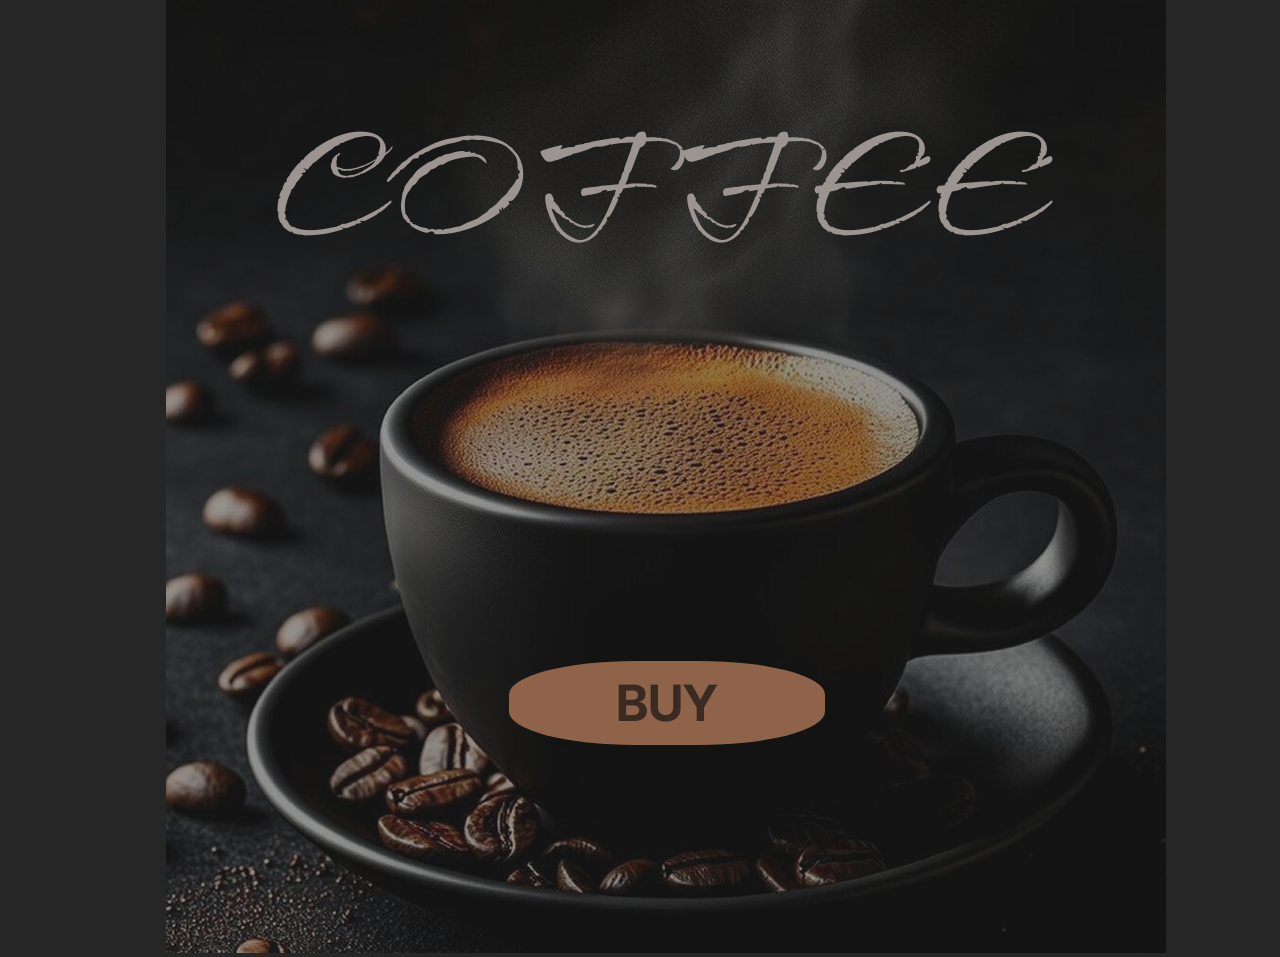
<file: index.html>
<!doctype html>
<html lang="en">
  <head>
    <meta charset="UTF-8" />
    <meta name="viewport" content="width=device-width, initial-scale=1.0" />
    <title>COFFEE</title>
    <link rel="stylesheet" href="style.css" />
    <link rel="shortcut icon" href="img/bg.png" type="image/x-icon" />
    <link rel="preconnect" href="https://fonts.googleapis.com" />
    <link rel="preconnect" href="https://fonts.gstatic.com" crossorigin />
    <link
      href="https://fonts.googleapis.com/css2?family=Inter:ital,opsz,wght@0,14..32,100..900;1,14..32,100..900&family=Island+Moments&display=swap"
      rel="stylesheet"
    />
  </head>
  <body>
    <main>
      <img class="img__background" src="img/bg.png" alt="background" />
      <div class="text__container">
        <p class="text__nav text__style">COFFEE</p>
        <button class="button__nav button_style">
          <a href="main.html" class="text__button">BUY</a>
        </button>
      </div>
    </main>
  </body>
</html>
</file>
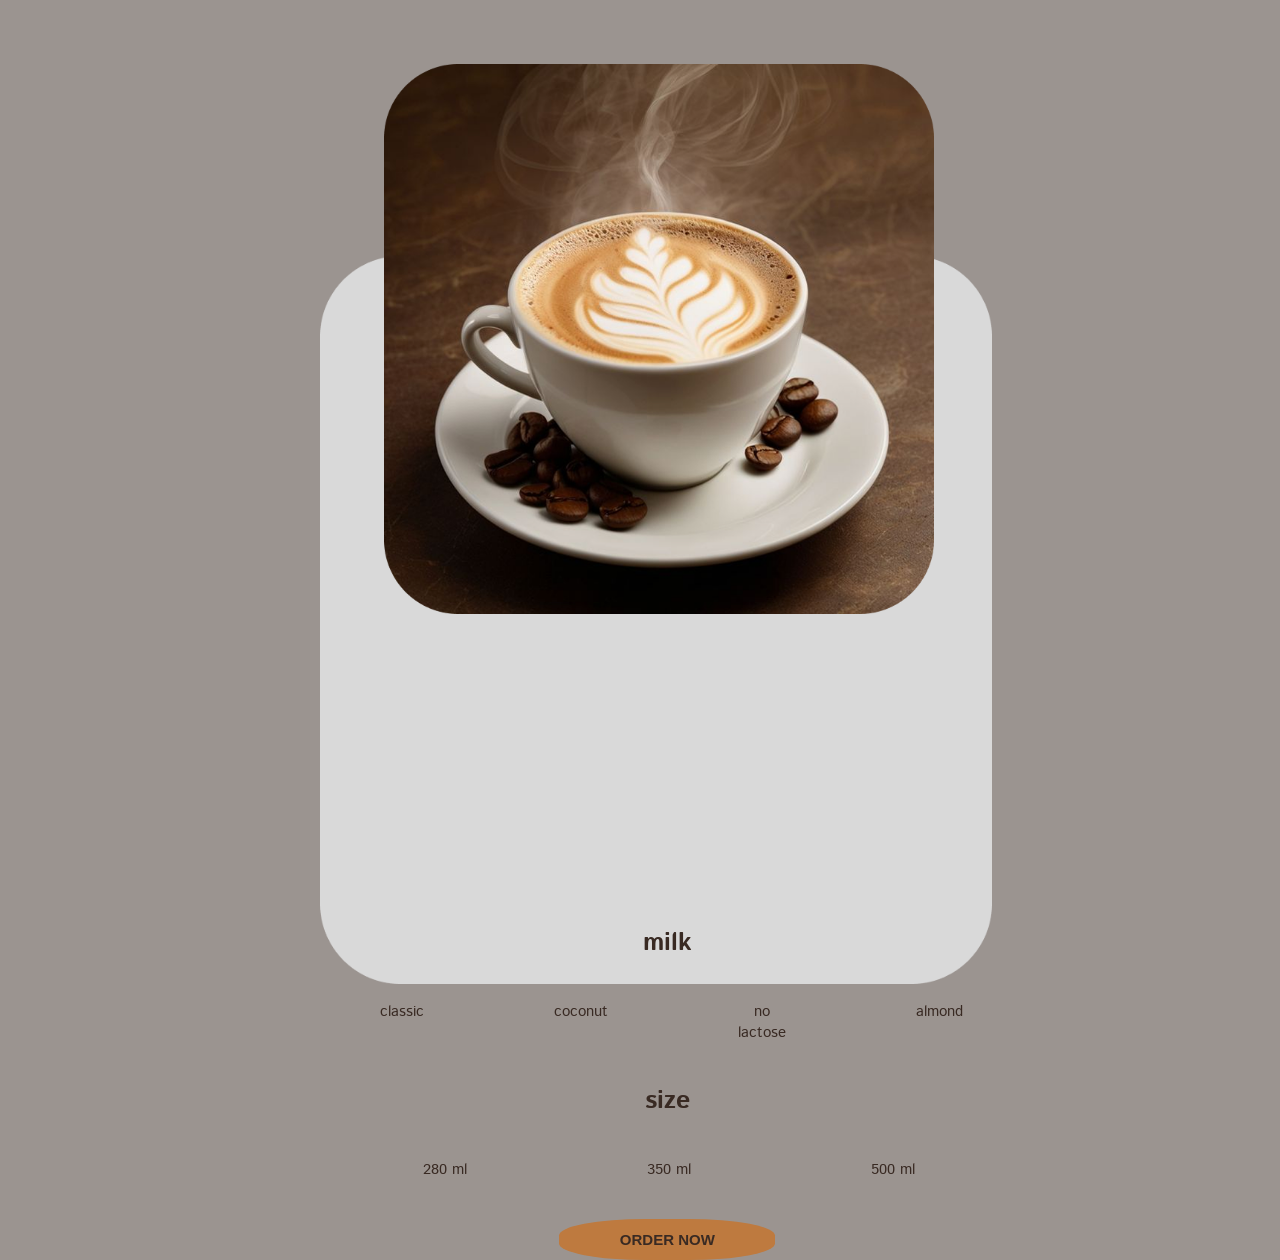
<file: cappuccino.html>
<!doctype html>
<html lang="en">
  <head>
    <meta charset="UTF-8" />
    <meta name="viewport" content="width=device-width, initial-scale=1.0" />
    <title>COFFEE</title>
    <link rel="stylesheet" href="cappuccino.css" />
    <link rel="shortcut icon" href="img/bg.png" type="image/x-icon" />
    <link rel="preconnect" href="https://fonts.googleapis.com" />
    <link rel="preconnect" href="https://fonts.gstatic.com" crossorigin />
    <link
      href="https://fonts.googleapis.com/css2?family=Istok+Web:ital,wght@0,400;0,700;1,400;1,700&family=Italianno&display=swap"
      rel="stylesheet"
    />
  </head>
  <body>
    <main class="main__container">
      <img class="main__img" src="img/cappuc.png" />
      <img class="main__bg" src="img/bgcap.png" />
      <div class="text__container">
        <p class="name__main">milk</p>
        <div class="milk__container">
          <p class="text">classic</p>
          <p class="text">coconut</p>
          <p class="text">no lactose</p>
          <p class="text">almond</p>
        </div>
        <p class="name__main">size</p>
        <div class="size__container">
          <p class="text">280 ml</p>
          <p class="text">350 ml</p>
          <p class="text">500 ml</p>
        </div>
        <button class="button__buy button__style">
          <a href="index.html">ORDER NOW</a>
        </button>
      </div>
    </main>
  </body>
</html>
</file>
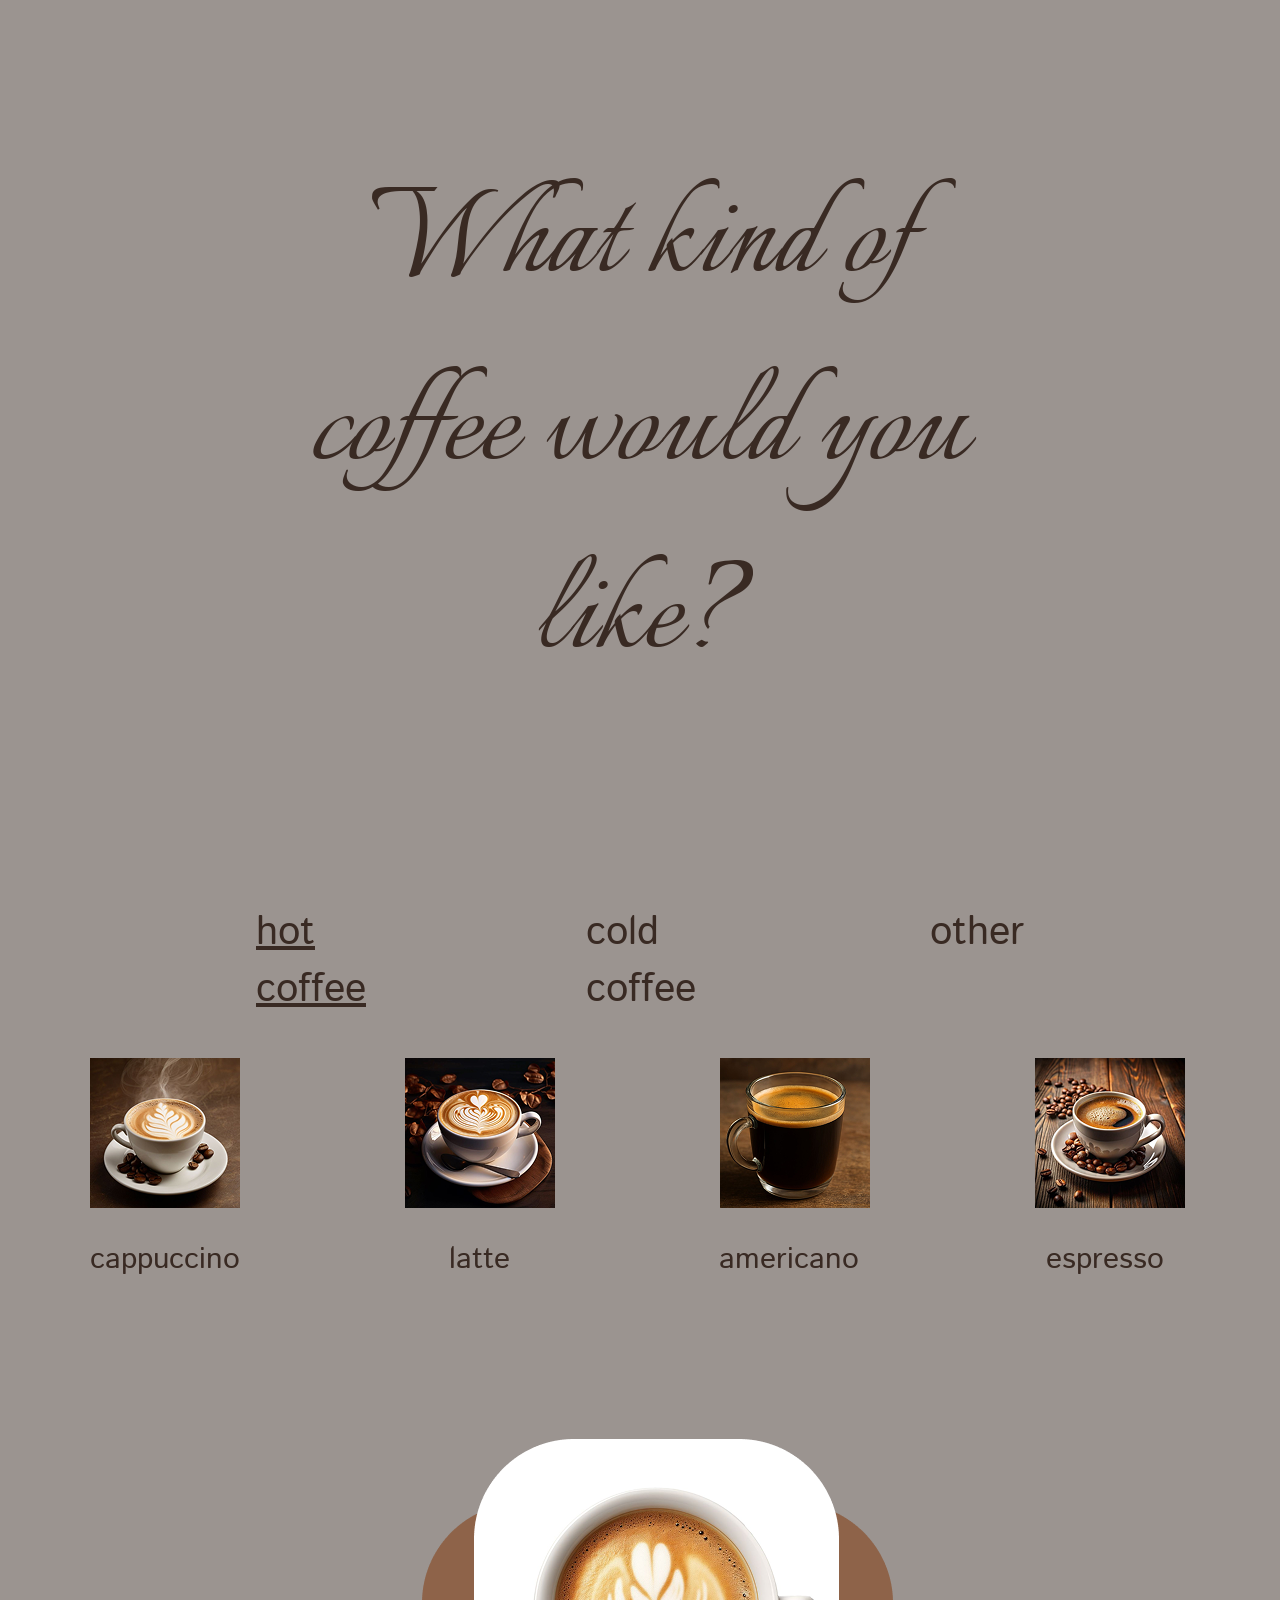
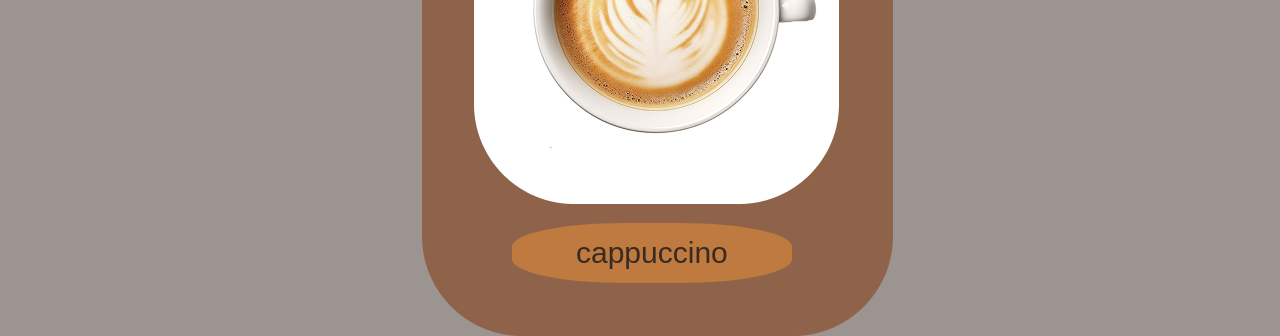
<file: main.html>
<!doctype html>
<html lang="en">
  <head>
    <meta charset="UTF-8" />
    <meta name="viewport" content="width=device-width, initial-scale=1.0" />
    <title>COFFEE</title>
    <link rel="stylesheet" href="main.css" />
    <link rel="shortcut icon" href="img/bg.png" type="image/x-icon" />
    <link rel="preconnect" href="https://fonts.googleapis.com" />
    <link rel="preconnect" href="https://fonts.gstatic.com" crossorigin />
    <link
      href="https://fonts.googleapis.com/css2?family=Istok+Web:ital,wght@0,400;0,700;1,400;1,700&family=Italianno&display=swap"
      rel="stylesheet"
    />
  </head>
  <body>
    <p class="main__nav main__text">What kind of coffee would you like?</p>
    <div class="temperature">
      <p class="coffee__hot">hot coffee</p>
      <p class="coffee">cold coffee</p>
      <p class="coffee">other</p>
    </div>
    <div class="img__container">
      <div class="img__coffee">
        <img class="img__style" src="img/cappuccino.png" />
        <img class="img__style" src="img/latte.png" />
        <img class="img__style" src="img/americano.png" />
        <img class="img__style" src="img/espresso.png" />
      </div>
      <div class="text__nav">
        <p class="name">cappuccino</p>
        <p class="name">latte</p>
        <p class="name">americano</p>
        <p class="name-four">espresso</p>
      </div>
    </div>
    <div class="img__con">
      <img class="img__cap" src="img/cap.png" />
      <img class="bg__cap" src="img/background.png" />
      <button class="button__cap button__style">
        <a href="cappuccino.html">cappuccino</a>
      </button>
    </div>
  </body>
</html>
</file>
<file: style.css>
@import url("main.css");
@import url("cappuccino.css");
body {
  background-color: #262626;
  margin: 0%;
  padding: 0%;
}
.img__background {
  position: relative;
  left: 13%;
}
.text__container {
  position: absolute;
  top: 0%;
}
.text__nav {
  margin: 10% 35%;
}
.text__style {
  font-family: "Island Moments";
  font-size: 200px;
  color: #9b9490;
}
.text__button {
  font-family: "Inter";
  font-size: 50px;
  color: #392a23;
  text-decoration: none;
}
.button__nav {
  margin-top: 35%;
  margin-inline: 65%;
}
.button_style {
  border: none;
  border-radius: 40%;
  background-color: #8e6349;
  padding: 12px 107px;
}
a:hover {
  text-decoration: underline;
  color: purple;
}
@media screen and (max-width: 500px) {
  .img__background {
    left: 10%;
    max-width: 60%;
  }
  .text__nav {
    margin: 5% 37%;
  }
  .text__style {
    font-size: 50px;
  }
  .text__button {
    font-size: 10px;
  }
  .button__nav {
    margin-top: 42%;
    margin-inline: 68%;
  }
  .button_style {
    padding: 3% 15%;
  }
}
</file>
<file: cappuccino.css>
body {
  background-color: #9b9490;
  margin: 0%;
  padding: 0%;
  color: #392a23;
  font-family: "Istok Web";
}
.main__container {
  margin-block: 5%;
  margin-left: 25%;
}
.main__img {
  margin-left: 5%;
  position: absolute;
  max-width: 43%;
}
.main__bg {
  margin-top: 20%;
  position: relative;
  z-index: -1;
  max-width: 70%;
}
.text__container {
  position: absolute;
  top: 100%;
  text-align: center;
}
.milk__container,
.size__container {
  display: flex;
  gap: 130px;
  margin-left: 10%;
}
.size__container {
  gap: 180px;
  margin-left: 17%;
}
.name__main {
  font-size: 25px;
  font-weight: bold;
  margin-left: 15%;
}
.text {
  font-size: 15px;
}
.button__buy {
  margin-top: 4%;
  margin-left: 15%;
}
.button__style {
  border: none;
  border-radius: 40%;
  padding: 2% 10%;
  background-color: #be7a3f;
}
a {
  text-decoration: none;
  color: #392a23;
  font-weight: bold;
  font-size: 15px;
}
a:hover {
  text-decoration: underline;
  color: purple;
}
@media screen and (max-width: 500px) {
  .main__bg {
    margin-top: 40%;
  }
  .text__container {
    top: 21%;
  }
  .milk__container,
  .size__container {
    gap: 20px;
    margin-left: 22%;
  }
  .size__container {
    gap: 15px;
    margin-left: 40%;
  }
  .name__main {
    font-size: 15px;
    margin-left: 43%;
  }
  .text {
    font-size: 7px;
  }
  .button__buy {
    margin-top: 4%;
    margin-left: 42%;
  }
  a {
    font-size: 7px;
  }
}
</file>
<file: main.css>
body {
  background-color: #9b9490;
  margin: 0%;
  padding: 0%;
  color: #392a23;
  font-family: "Istok Web";
}
.main__nav {
  text-align: center;
  margin-inline: 20%;
}
.main__text {
  font-family: "Italianno";
  font-size: 150px;
}
.temperature {
  margin-inline: 20%;
  display: flex;
  gap: 20%;
}
.coffee__hot,
.coffee {
  font-size: 40px;
}
.coffee__hot {
  text-decoration: underline;
}
.img__container {
  margin-inline: 7%;
}
.img__coffee {
  display: flex;
  gap: 15%;
}
.text__nav {
  display: flex;
}
.name,
.name-four {
  font-size: 30px;
  margin-right: 19%;
}
.name-four {
  margin-left: -2%;
}
.img__con {
  position: relative;
}
.img__cap {
  position: absolute;
  margin-top: 10%;
  margin-left: 37%;
}
.bg__cap {
  position: absolute;
  margin-top: 15%;
  margin-left: 33%;
  z-index: -1;
}
.button__cap {
  position: absolute;
  margin-top: 40%;
  margin-left: 40%;
}
.button__style {
  border: none;
  border-radius: 40%;
  padding: 1% 5%;
  background-color: #be7a3f;
}
a {
  text-decoration: none;
  color: #392a23;
  font-size: 30px;
}
a:hover {
  text-decoration: underline;
  color: purple;
}
@media screen and (max-width: 500px) {
  .main__text {
    font-size: 50px;
  }
  .temperature {
    margin-inline: 25%;
    gap: 8%;
  }
  .coffee__hot,
  .coffee {
    font-size: 15px;
  }
  .img__coffee {
    gap: 13%;
  }
  .img__style {
    max-width: 15%;
  }
  .name,
  .name-four {
    font-size: 12px;
    margin-right: 17%;
  }
  .name-four {
    margin-left: -4%;
  }
  .img__cap {
    margin-left: 33%;
    max-width: 40%;
  }
  .bg__cap {
    margin-left: 28%;
    max-width: 50%;
  }
  .button__cap {
    margin-top: 52%;
  }
  a {
    font-size: 13px;
  }
}
</file>
